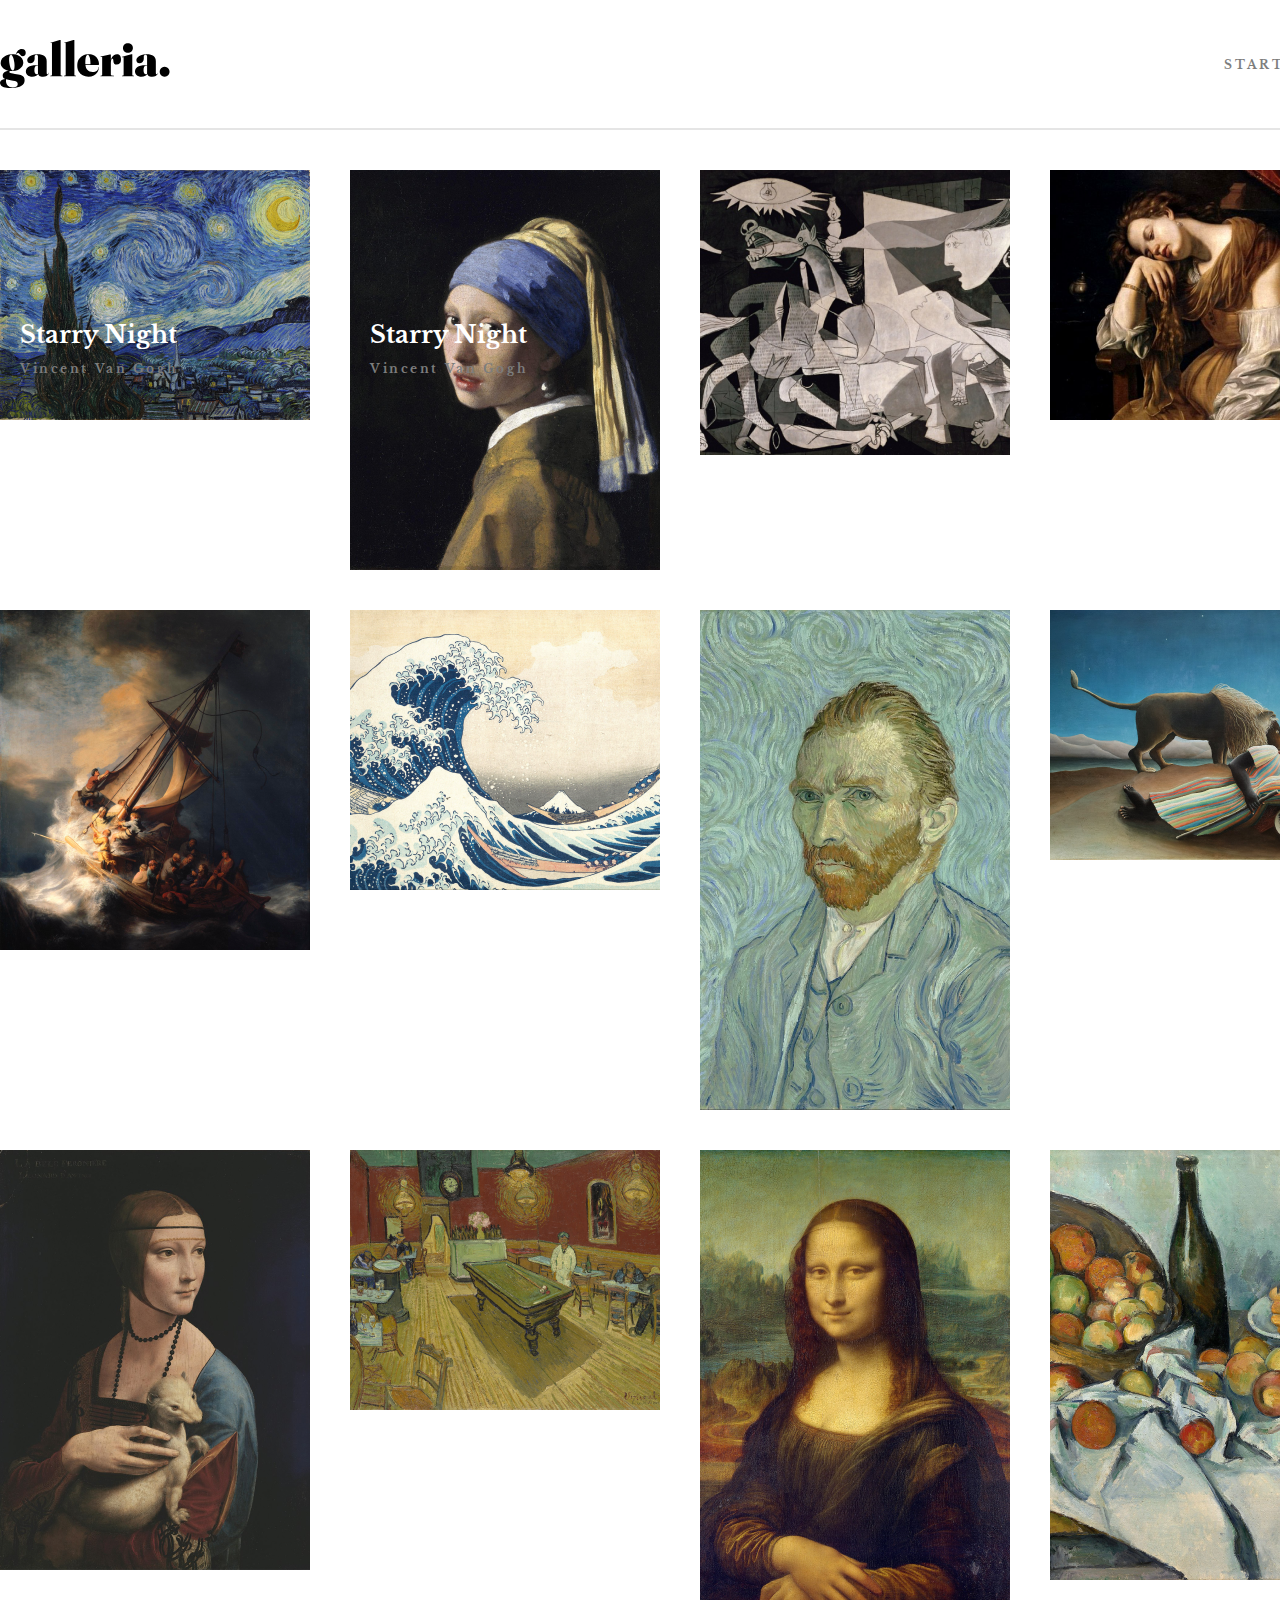
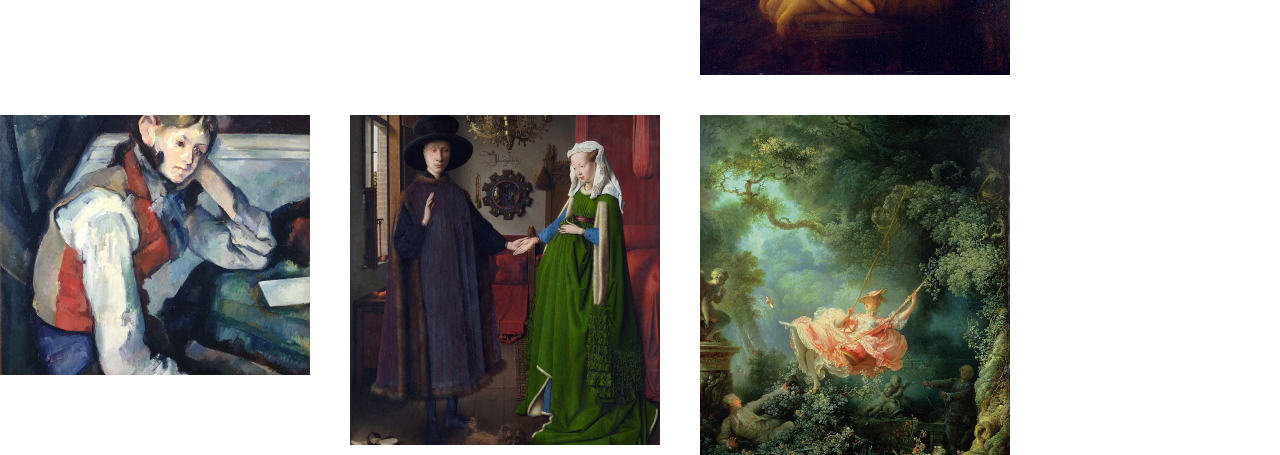
<file: index.html>
<!DOCTYPE html>
<html lang="en">

<head>
  <meta charset="UTF-8" />
  <meta http-equiv="X-UA-Compatible" content="IE=edge" />
  <meta name="viewport" content="width=device-width, initial-scale=1.0" />
  <title>Homework 13-lesson</title>
  <link rel="stylesheet" href="././main/style.css" />
</head>

<body>
  <!-- Started gallery -->

  <header class="header">
    <div class="container">
      <div class="wrapper-header">
        <a href="https://galleria.com"><img src="././images/site-logo.svg" alt="Site-logo" /></a>
        <small>START SLIDESHOW</small>
      </div>
      <hr class="hrLine" />
    </div>
  </header>

  <div class="wrapper">
    <div class="container">
      <div class="wrapper-images">

        <div class="gallery-1">
          <img src="././images/image-1.png" alt="v">
          <div class="gallery-items">
            <h2>Starry Night</h2>
            <small>Vincent Van Gogh</small>
          </div>
        </div>

        <div class="gallery-2">
          <img src="././images/image-2.png" alt="Vincent">
          <div class="gallery-items">
            <h2>Starry Night</h2>
            <small>Vincent Van Gogh</small>
          </div>
        </div>

        <div class="gallery-3">
          <img src="././images/image-3.png" alt="Vincent">
        </div>

        <div class="gallery-4">
          <img src="././images/image-4.png" alt="Vincent">
        </div>

        <div class="gallery-5">
          <img src="././images/image-5.png" alt="Vincent">
        </div>

        <div class="gallery-6">
          <img src="././images/image-6.png" alt="Vincent">
        </div>

        <div class="gallery-7">
          <img src="././images/image-7.png" alt="Vincent">
        </div>

        <div class="gallery-8">
          <img src="././images/image-8.png" alt="Vincent">
        </div>

        <div class="gallery-9">
          <img src="././images/image-9.png" alt="Vincent">
        </div>

        <div class="gallery-10">
          <img src="././images/image-10.png" alt="Vincent">
        </div>

        <div class="gallery-11">
          <img src="././images/image-11.png" alt="Vincent">
        </div>

        <div class="gallery-12">
          <img src="././images/image-12.png" alt="Vincent">
        </div>

        <div class="gallery-13">
          <img src="././images/image-13.png" alt="Vincent">
        </div>

        <div class="gallery-14">
          <img src="././images/image-14.png" alt="Vincent">
        </div>

        <div class="gallery-15">
          <img src="././images/image-15.png" alt="Vincent">
        </div>

      </div>
    </div>
</body>

</html>
</file>
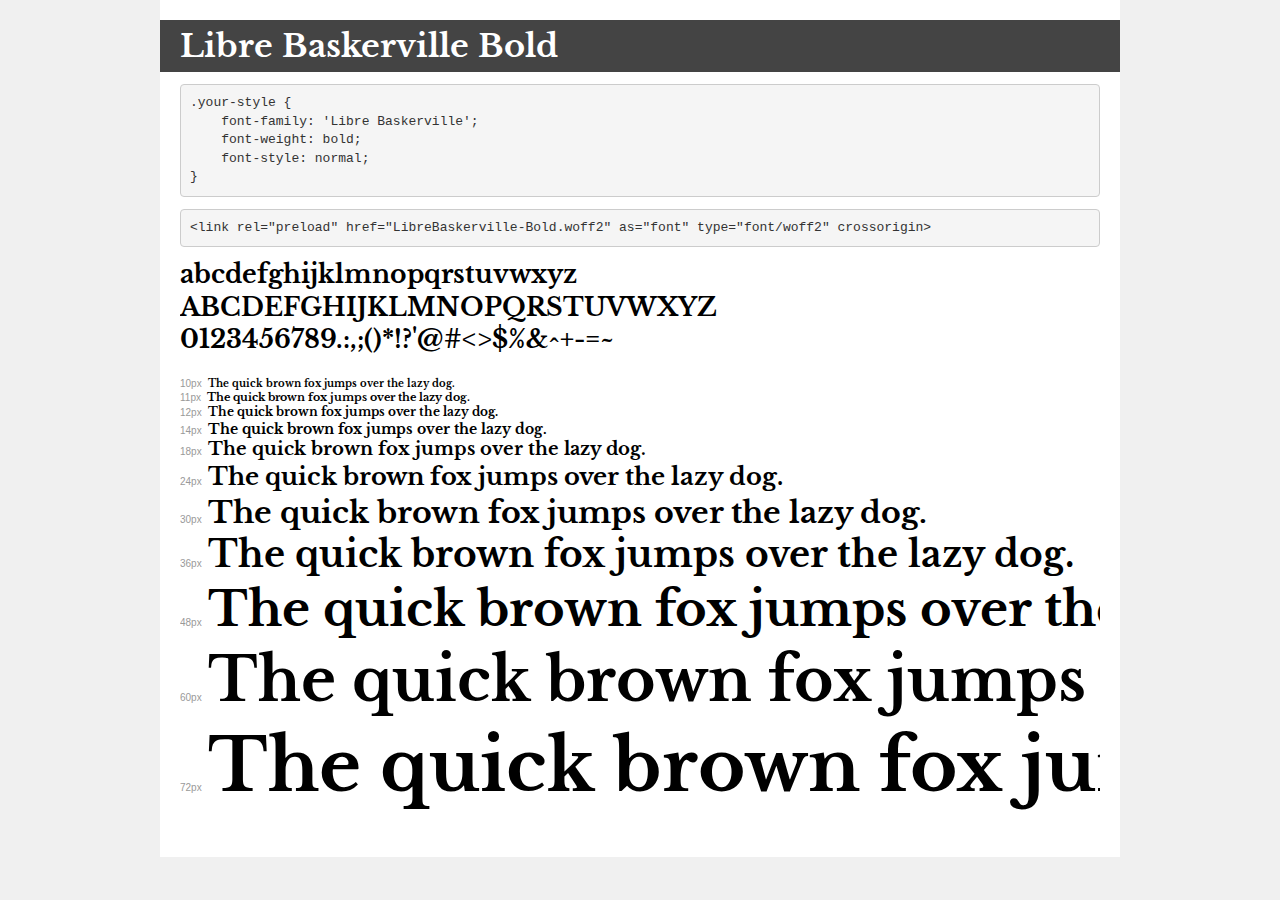
<file: fonts/transfonter.org-20221018-114104/demo.html>
<!DOCTYPE html>
<html lang="en">
<head>
    <meta charset="utf-8">
    <meta http-equiv="X-UA-Compatible" content="IE=edge">
    <meta name="viewport" content="width=device-width, initial-scale=1">
    <meta name="robots" content="noindex, noarchive">
    <meta name="format-detection" content="telephone=no">
    <title>Transfonter demo</title>
    <link href="stylesheet.css" rel="stylesheet">
    <style>
        /*
        http://meyerweb.com/eric/tools/css/reset/
        v2.0 | 20110126
        License: none (public domain)
        */
        html, body, div, span, applet, object, iframe,
        h1, h2, h3, h4, h5, h6, p, blockquote, pre,
        a, abbr, acronym, address, big, cite, code,
        del, dfn, em, img, ins, kbd, q, s, samp,
        small, strike, strong, sub, sup, tt, var,
        b, u, i, center,
        dl, dt, dd, ol, ul, li,
        fieldset, form, label, legend,
        table, caption, tbody, tfoot, thead, tr, th, td,
        article, aside, canvas, details, embed,
        figure, figcaption, footer, header, hgroup,
        menu, nav, output, ruby, section, summary,
        time, mark, audio, video {
            margin: 0;
            padding: 0;
            border: 0;
            font-size: 100%;
            font: inherit;
            vertical-align: baseline;
        }
        /* HTML5 display-role reset for older browsers */
        article, aside, details, figcaption, figure,
        footer, header, hgroup, menu, nav, section {
            display: block;
        }
        body {
            line-height: 1;
        }
        ol, ul {
            list-style: none;
        }
        blockquote, q {
            quotes: none;
        }
        blockquote:before, blockquote:after,
        q:before, q:after {
            content: '';
            content: none;
        }
        table {
            border-collapse: collapse;
            border-spacing: 0;
        }
        /* demo styles */
        body {
            background: #f0f0f0;
            color: #000;
        }
        .page {
            background: #fff;
            width: 920px;
            margin: 0 auto;
            padding: 20px 20px 0 20px;
            overflow: hidden;
        }
        .font-container {
            overflow-x: auto;
            overflow-y: hidden;
            margin-bottom: 40px;
            line-height: 1.3;
            white-space: nowrap;
            padding-bottom: 5px;
        }
        h1 {
            position: relative;
            background: #444;
            font-size: 32px;
            color: #fff;
            padding: 10px 20px;
            margin: 0 -20px 12px -20px;
        }
        .letters {
            font-size: 25px;
            margin-bottom: 20px;
        }
        .s10:before {
            content: '10px';
        }
        .s11:before {
            content: '11px';
        }
        .s12:before {
            content: '12px';
        }
        .s14:before {
            content: '14px';
        }
        .s18:before {
            content: '18px';
        }
        .s24:before {
            content: '24px';
        }
        .s30:before {
            content: '30px';
        }
        .s36:before {
            content: '36px';
        }
        .s48:before {
            content: '48px';
        }
        .s60:before {
            content: '60px';
        }
        .s72:before {
            content: '72px';
        }
        .s10:before, .s11:before, .s12:before, .s14:before,
        .s18:before, .s24:before, .s30:before, .s36:before,
        .s48:before, .s60:before, .s72:before {
            font-family: Arial, sans-serif;
            font-size: 10px;
            font-weight: normal;
            font-style: normal;
            color: #999;
            padding-right: 6px;
        }
        pre {
            display: block;
            padding: 9px;
            margin: 0 0 12px;
            font-family: Monaco, Menlo, Consolas, "Courier New", monospace;
            font-size: 13px;
            line-height: 1.428571429;
            color: #333;
            font-weight: normal;
            font-style: normal;
            background-color: #f5f5f5;
            border: 1px solid #ccc;
            overflow-x: auto;
            border-radius: 4px;
        }
        /* responsive */
        @media (max-width: 959px) {
            .page {
                width: auto;
                margin: 0;
            }
        }
    </style>
</head>
<body>
<div class="page">
    <div class="demo">
        <h1 style="font-family: 'Libre Baskerville'; font-weight: bold; font-style: normal;">Libre Baskerville Bold</h1>
        <pre title="Usage">.your-style {
    font-family: 'Libre Baskerville';
    font-weight: bold;
    font-style: normal;
}</pre>
        <pre title="Preload (optional)">
&lt;link rel=&quot;preload&quot; href=&quot;LibreBaskerville-Bold.woff2&quot; as=&quot;font&quot; type=&quot;font/woff2&quot; crossorigin&gt;</pre>
        <div class="font-container" style="font-family: 'Libre Baskerville'; font-weight: bold; font-style: normal;">
            <p class="letters">
                abcdefghijklmnopqrstuvwxyz<br>
ABCDEFGHIJKLMNOPQRSTUVWXYZ<br>
                0123456789.:,;()*!?'@#&lt;&gt;$%&^+-=~
            </p>
            <p class="s10" style="font-size: 10px;">The quick brown fox jumps over the lazy dog.</p>
            <p class="s11" style="font-size: 11px;">The quick brown fox jumps over the lazy dog.</p>
            <p class="s12" style="font-size: 12px;">The quick brown fox jumps over the lazy dog.</p>
            <p class="s14" style="font-size: 14px;">The quick brown fox jumps over the lazy dog.</p>
            <p class="s18" style="font-size: 18px;">The quick brown fox jumps over the lazy dog.</p>
            <p class="s24" style="font-size: 24px;">The quick brown fox jumps over the lazy dog.</p>
            <p class="s30" style="font-size: 30px;">The quick brown fox jumps over the lazy dog.</p>
            <p class="s36" style="font-size: 36px;">The quick brown fox jumps over the lazy dog.</p>
            <p class="s48" style="font-size: 48px;">The quick brown fox jumps over the lazy dog.</p>
            <p class="s60" style="font-size: 60px;">The quick brown fox jumps over the lazy dog.</p>
            <p class="s72" style="font-size: 72px;">The quick brown fox jumps over the lazy dog.</p>
        </div>
    </div>

</div>
</body>
</html>
</file>
<file: main/style.css>
@font-face {
  font-family: "Libre Baskerville";
  src: url("../fonts/transfonter.org-20221018-114104/LibreBaskerville-Bold.woff2")
      format("woff2"),
    url("../fonts/transfonter.org-20221018-114104/LibreBaskerville-Bold.woff")
      format("woff");
  font-weight: bold;
  font-style: normal;
  font-display: swap;
}

/* Font-family out */

* {
  margin: 0;
  box-sizing: border-box;
}

body {
  font-family: "Libre Baskerville", serif;
}

img {
  vertical-align: middle;
  object-fit: cover;
}

/* Header */
.container {
  width: 1400px;
  margin: 0 auto;
}

.header {
  margin-top: 40px;
}

small {
  font-weight: 700;
  font-size: 12px;
  line-height: 15px;
  text-align: right;
  letter-spacing: 2.57143px;
  color: #7d7d7d;
}

.hrLine {
  border: 0.1px solid #e5e5e5;
}

.wrapper-header {
  display: flex;
  align-items: center;
  justify-content: space-between;
  margin-bottom: 40px;
}

/* Header */

/* Galleria */
.wrapper {
  margin-top: 40px;
}

.wrapper-images {
  display: grid;
  grid-template-columns: repeat(4, 310px);
  grid-gap: 40px; /* Giving margin like */
  position: relative;
}

.gallery-2 {
  position: relative;
}

h2 {
  font-weight: 700;
  font-size: 24px;
  line-height: 30px;
  color: #ffffff;
  margin-bottom: 7px;
}

.gallery-items {
  position: absolute;
  top: 150px;
  left: 20px;
  /* bottom: 30px; */
}
</file>
<file: fonts/transfonter.org-20221018-114104/stylesheet.css>
@font-face {
    font-family: 'Libre Baskerville';
    src: url('LibreBaskerville-Bold.woff2') format('woff2'),
        url('LibreBaskerville-Bold.woff') format('woff');
    font-weight: bold;
    font-style: normal;
    font-display: swap;
}
</file>
